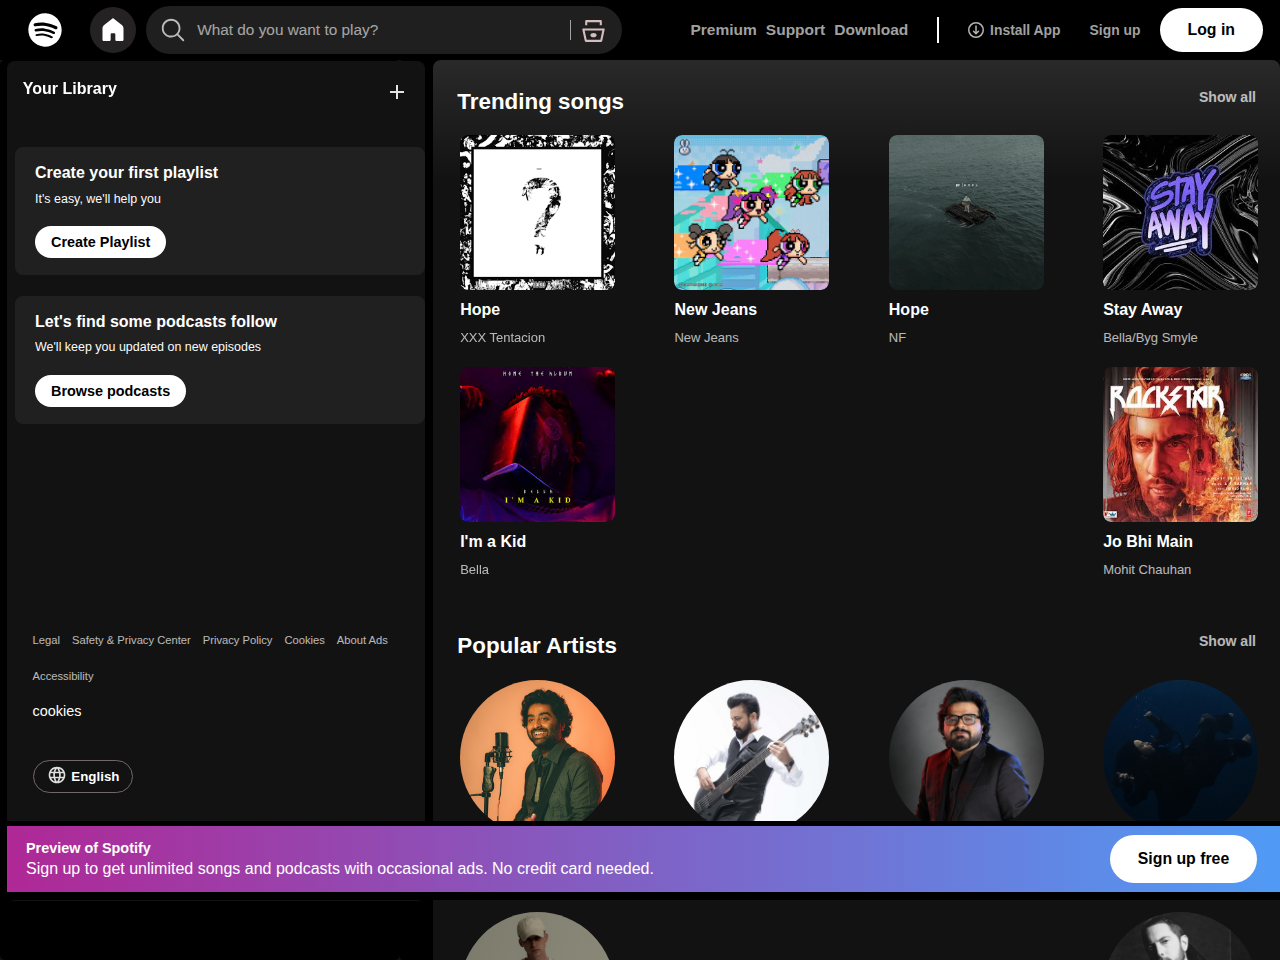
<file: index.html>
<!DOCTYPE html>
<html lang="en">

<head>
  <meta charset="UTF-8">
  <meta name="viewport" content="width=device-width, initial-scale=1.0">
  <meta name="author" content="Mahmoodul Hassan">
  <link href="https://fonts.googleapis.com/css2?family=Manrope:wght@400;600;700&display=swap" rel="stylesheet">

  <link rel="stylesheet" href="style.css">
  <link rel="stylesheet" href="header.css">
  <link rel="stylesheet" href="scrollbar.css">
  <link rel="stylesheet" href="responsive.css">
  <link rel="icon" href="./pics/Primary_Logo_Green_RGB.svg">
  <title>Spotify - Web Player: Music For Everyone</title>
</head>

<body>


  <div class="main">
    <header class="navbar">
      <nav class="navbar-content">
        <div class="left-section">
          <img src="pics/Primary_Logo_White_CMYK.svg" alt="Spotify Logo" class="logo">
          <div class="home-icon"><svg xmlns="http://www.w3.org/2000/svg" x="0px" y="0px" viewBox="0 0 48 48">
              <path
                d="M39.5,43h-9c-1.381,0-2.5-1.119-2.5-2.5v-9c0-1.105-0.895-2-2-2h-4c-1.105,0-2,0.895-2,2v9c0,1.381-1.119,2.5-2.5,2.5h-9	C7.119,43,6,41.881,6,40.5V21.413c0-2.299,1.054-4.471,2.859-5.893L23.071,4.321c0.545-0.428,1.313-0.428,1.857,0L39.142,15.52	C40.947,16.942,42,19.113,42,21.411V40.5C42,41.881,40.881,43,39.5,43z"
                fill="currentColor"></path>
            </svg><span class="tooltip">Home</span></div>
          <div class="search-bar">
            <span class="material-icon"><svg xmlns="http://www.w3.org/2000/svg" x="0px" y="0px" viewBox="0 0 30 30">
                <path
                  d="M 13 3 C 7.4889971 3 3 7.4889971 3 13 C 3 18.511003 7.4889971 23 13 23 C 15.396508 23 17.597385 22.148986 19.322266 20.736328 L 25.292969 26.707031 A 1.0001 1.0001 0 1 0 26.707031 25.292969 L 20.736328 19.322266 C 22.148986 17.597385 23 15.396508 23 13 C 23 7.4889971 18.511003 3 13 3 z M 13 5 C 17.430123 5 21 8.5698774 21 13 C 21 17.430123 17.430123 21 13 21 C 8.5698774 21 5 17.430123 5 13 C 5 8.5698774 8.5698774 5 13 5 z"
                  fill="currentColor"></path>
              </svg></span>
            <input type="text" placeholder="What do you want to play?" />
            <span class="shortcut">
              <p>Ctrl </p>
              <p>K</p>
            </span>
            <div class="divider1"></div>
            <span id="browse"> <svg data-encore-id="icon" role="img" aria-hidden="true"
                class="e-9812-icon e-9812-baseline" width="25px" height="25px" viewBox="0 0 24 24">
                <path d="M15 15.5c0 1.105-1.343 2-3 2s-3-.895-3-2 1.343-2 3-2 3 .895 3 2z" fill="currentColor"></path>
                <path
                  d="M1.513 9.37A1 1 0 0 1 2.291 9h19.418a1 1 0 0 1 .979 1.208l-2.339 11a1 1 0 0 1-.978.792H4.63a1 1 0 0 1-.978-.792l-2.339-11a1 1 0 0 1 .201-.837zM3.525 11l1.913 9h13.123l1.913-9H3.525zM4 2a1 1 0 0 1 1-1h14a1 1 0 0 1 1 1v4h-2V3H6v3H4V2z"
                  fill="currentColor"></path>
              </svg> <span class="tooltip">Browser</span></span>


          </div>
        </div>
        <div class="right-section">
          <div class="right">
            <div class="link-wrap"><a href="#">Premium</a></div>
            <div class="link-wrap"><a href="#">Support</a></div>
            <div class="link-wrap"><a href="#">Download</a></div>
          </div>
          <div class="divider"></div>

          <div class="link-wrap"><span class="download"><span class="download-icon"><svg width="24" height="24"
                  viewBox="0 0 16 16" fill="currentColor">
                  <path
                    d="M4.995 8.745a.75.75 0 0 1 1.06 0L7.25 9.939V4a.75.75 0 0 1 1.5 0v5.94l1.195-1.195a.75.75 0 1 1 1.06 1.06L8 12.811l-.528-.528a.945.945 0 0 1-.005-.005L4.995 9.805a.75.75 0 0 1 0-1.06z">
                  </path>
                  <path d="M0 8a8 8 0 1 1 16 0A8 8 0 0 1 0 8zm8-6.5a6.5 6.5 0 1 0 0 13 6.5 6.5 0 0 0 0-13z"></path>
                </svg>

              </span><a href="#">Install App</a></span></div>
          <div class="link-wrap"><a href="#">Sign up</a></div>
          <button class="login-btn">Log in</button>

        </div>
      </nav>
    </header>


    <aside class="sidebar">
      <div class="sidebar-content">
        <div class="options">
          <div>Your Library</div>
          <div><svg xmlns="http://www.w3.org/2000/svg" height="24px" viewBox="0 -960 960 960" width="24px"
              fill="#e3e3e3">
              <path d="M440-440H200v-80h240v-240h80v240h240v80H520v240h-80v-240Z" />
            </svg></div>
        </div>
        <div class="content">
          <div class="box">
            <div class="p1">Create your first playlist</div>
            <div class="p2">It's easy, we'll help you </div>
            <button class="badge">Create Playlist</button>
          </div>
          <div class="box">
            <div class="p1">Let's find some podcasts follow</div>
            <div class="p2">We'll keep you updated on new episodes </div>
            <button class="badge">Browse podcasts</button>
          </div>
        </div>
        <div class="bottom">
          <div class="texts">
            <p>Legal</p>
            <p>Safety & Privacy Center</p>
            <p>Privacy Policy</p>
            <p>Cookies</p>
            <p>About Ads</p>
            <p>Accessibility</p>
          </div>
        </div>
        <div class="link"><a href="#">cookies</a></div>
        <div class="lang">
          <button>
            <div class="globe"><svg xmlns="http://www.w3.org/2000/svg" viewBox="0 -960 960 960" fill="#e3e3e3">
                <path
                  d="M480-80q-82 0-155-31.5t-127.5-86Q143-252 111.5-325T80-480q0-83 31.5-155.5t86-127Q252-817 325-848.5T480-880q83 0 155.5 31.5t127 86q54.5 54.5 86 127T880-480q0 82-31.5 155t-86 127.5q-54.5 54.5-127 86T480-80Zm0-82q26-36 45-75t31-83H404q12 44 31 83t45 75Zm-104-16q-18-33-31.5-68.5T322-320H204q29 50 72.5 87t99.5 55Zm208 0q56-18 99.5-55t72.5-87H638q-9 38-22.5 73.5T584-178ZM170-400h136q-3-20-4.5-39.5T300-480q0-21 1.5-40.5T306-560H170q-5 20-7.5 39.5T160-480q0 21 2.5 40.5T170-400Zm216 0h188q3-20 4.5-39.5T580-480q0-21-1.5-40.5T574-560H386q-3 20-4.5 39.5T380-480q0 21 1.5 40.5T386-400Zm268 0h136q5-20 7.5-39.5T800-480q0-21-2.5-40.5T790-560H654q3 20 4.5 39.5T660-480q0 21-1.5 40.5T654-400Zm-16-240h118q-29-50-72.5-87T584-782q18 33 31.5 68.5T638-640Zm-234 0h152q-12-44-31-83t-45-75q-26 36-45 75t-31 83Zm-200 0h118q9-38 22.5-73.5T376-782q-56 18-99.5 55T204-640Z" />
              </svg></div>

            <p>English</p>
          </button>
        </div>
      </div>
    </aside>

    <main class="main-box">
      <div class="main-content">
        <div class="heading">
          <div class="top"><a class="song" href="#">Trending songs</a>
            <a class="show" href="#">Show all</a>
          </div>
        </div>
        <div class="albums">
          <div class="card">
            <div class="pic"><img src="pics/download.png" alt="">
              <div class="play"><svg xmlns="http://www.w3.org/2000/svg" height="24px" viewBox="0 -960 960 960" width="24px"
                  fill="#000000">
                  <path
                    d="M320-273v-414q0-17 12-28.5t28-11.5q5 0 10.5 1.5T381-721l326 207q9 6 13.5 15t4.5 19q0 10-4.5 19T707-446L381-239q-5 3-10.5 4.5T360-233q-16 0-28-11.5T320-273Z" />
                </svg></div>
            </div>
            <div class="title">Hope</div>
            <div class="singer">XXX Tentacion</div>

          </div>
          <div class="card">
            <div class="pic"><img src="pics/855e9a81c323ab2cb8d98b016867dbe6.jpg" alt="">
              <div class="play"><svg xmlns="http://www.w3.org/2000/svg" height="24px" viewBox="0 -960 960 960" width="24px"
                  fill="#000000">
                  <path
                    d="M320-273v-414q0-17 12-28.5t28-11.5q5 0 10.5 1.5T381-721l326 207q9 6 13.5 15t4.5 19q0 10-4.5 19T707-446L381-239q-5 3-10.5 4.5T360-233q-16 0-28-11.5T320-273Z" />
                </svg></div>
            </div>
            <div class="title">New Jeans</div>
            <div class="singer">New Jeans</div>

          </div>
          <div class="card">
            <div class="pic"><img src="pics/hope.webp" alt="">
              <div class="play"><svg xmlns="http://www.w3.org/2000/svg" height="24px" viewBox="0 -960 960 960" width="24px"
                  fill="#000000">
                  <path
                    d="M320-273v-414q0-17 12-28.5t28-11.5q5 0 10.5 1.5T381-721l326 207q9 6 13.5 15t4.5 19q0 10-4.5 19T707-446L381-239q-5 3-10.5 4.5T360-233q-16 0-28-11.5T320-273Z" />
                </svg></div>
            </div>
            <div class="title">Hope</div>
            <div class="singer">NF</div>

          </div>
          <div class="card">
            <div class="pic"><img src="pics/download.jpg" alt="">
              <div class="play"><svg xmlns="http://www.w3.org/2000/svg" height="24px" viewBox="0 -960 960 960" width="24px"
                  fill="#000000">
                  <path
                    d="M320-273v-414q0-17 12-28.5t28-11.5q5 0 10.5 1.5T381-721l326 207q9 6 13.5 15t4.5 19q0 10-4.5 19T707-446L381-239q-5 3-10.5 4.5T360-233q-16 0-28-11.5T320-273Z" />
                </svg></div>
            </div>
            <div class="title">Stay Away</div>
            <div class="singer">Bella/Byg Smyle</div>

          </div>
          <div class="card">
            <div class="pic"><img src="pics/download (2).jpg" alt="">
              <div class="play"><svg xmlns="http://www.w3.org/2000/svg" height="24px" viewBox="0 -960 960 960" width="24px"
                  fill="#000000">
                  <path
                    d="M320-273v-414q0-17 12-28.5t28-11.5q5 0 10.5 1.5T381-721l326 207q9 6 13.5 15t4.5 19q0 10-4.5 19T707-446L381-239q-5 3-10.5 4.5T360-233q-16 0-28-11.5T320-273Z" />
                </svg></div>
            </div>
            <div class="title">I'm a Kid</div>
            <div class="singer">Bella</div>

          </div>
          <div class="card">
            <div class="pic"><img src="pics/download (3).jpg" alt="">
              <div class="play"><svg xmlns="http://www.w3.org/2000/svg" height="24px" viewBox="0 -960 960 960" width="24px"
                  fill="#000000">
                  <path
                    d="M320-273v-414q0-17 12-28.5t28-11.5q5 0 10.5 1.5T381-721l326 207q9 6 13.5 15t4.5 19q0 10-4.5 19T707-446L381-239q-5 3-10.5 4.5T360-233q-16 0-28-11.5T320-273Z" />
                </svg></div>
            </div>
            <div class="title">Jo Bhi Main</div>
            <div class="singer">Mohit Chauhan</div>

          </div>
          <!-- <div class="card">
            <div class="pic"><img src="pics/download (1).jpg" alt=""><div class="play"><svg xmlns="http://www.w3.org/2000/svg" height="24px" viewBox="0 -960 960 960" width="24px" fill="#000000"><path d="M320-273v-414q0-17 12-28.5t28-11.5q5 0 10.5 1.5T381-721l326 207q9 6 13.5 15t4.5 19q0 10-4.5 19T707-446L381-239q-5 3-10.5 4.5T360-233q-16 0-28-11.5T320-273Z"/></svg></div></div>
            <div class="title">Für elise</div>
            <div class="singer">Ludwig Van Beethoven</div>

          </div> -->
        </div>
        <div class="heading">
          <div class="top"><a class="song" href="#">Popular Artists</a>
            <a class="show" href="#">Show all</a>
          </div>
        </div>
        <div class="albums">
          <div class="card">
            <div class="artist"><img src="pics/artists/ab6761610000e5eb5ba2d75eb08a2d672f9b69b7.jpg" alt="">
              <div class="play"><svg xmlns="http://www.w3.org/2000/svg" height="24px" viewBox="0 -960 960 960" width="24px"
                  fill="#000000">
                  <path
                    d="M320-273v-414q0-17 12-28.5t28-11.5q5 0 10.5 1.5T381-721l326 207q9 6 13.5 15t4.5 19q0 10-4.5 19T707-446L381-239q-5 3-10.5 4.5T360-233q-16 0-28-11.5T320-273Z" />
                </svg></div>
            </div>
            <div class="title">Arijit Singh</div>
            <div class="singer">Artist</div>
          </div>
          <div class="card">
            <div class="artist"><img src="pics/artists/ab6761610000e5ebc40600e02356cc86f0debe84.jpg" alt="">
              <div class="play"><svg xmlns="http://www.w3.org/2000/svg" height="24px" viewBox="0 -960 960 960" width="24px"
                  fill="#000000">
                  <path
                    d="M320-273v-414q0-17 12-28.5t28-11.5q5 0 10.5 1.5T381-721l326 207q9 6 13.5 15t4.5 19q0 10-4.5 19T707-446L381-239q-5 3-10.5 4.5T360-233q-16 0-28-11.5T320-273Z" />
                </svg></div>
            </div>
            <div class="title">Atif Aslam</div>
            <div class="singer">Artist</div>
          </div>
          <div class="card">
            <div class="artist"><img src="pics/artists/ab6761610000e5ebcb6926f44f620555ba444fca.jpg" alt="">
              <div class="play"><svg xmlns="http://www.w3.org/2000/svg" height="24px" viewBox="0 -960 960 960" width="24px"
                  fill="#000000">
                  <path
                    d="M320-273v-414q0-17 12-28.5t28-11.5q5 0 10.5 1.5T381-721l326 207q9 6 13.5 15t4.5 19q0 10-4.5 19T707-446L381-239q-5 3-10.5 4.5T360-233q-16 0-28-11.5T320-273Z" />
                </svg></div>
            </div>
            <div class="title">Pritam</div>
            <div class="singer">Artist</div>
          </div>
          <div class="card">
            <div class="artist"><img src="pics/artists/ab6761610000e5eb4a21b4760d2ecb7b0dcdc8da.jpg" alt="">
              <div class="play"><svg xmlns="http://www.w3.org/2000/svg" height="24px" viewBox="0 -960 960 960" width="24px"
                  fill="#000000">
                  <path
                    d="M320-273v-414q0-17 12-28.5t28-11.5q5 0 10.5 1.5T381-721l326 207q9 6 13.5 15t4.5 19q0 10-4.5 19T707-446L381-239q-5 3-10.5 4.5T360-233q-16 0-28-11.5T320-273Z" />
                </svg></div>
            </div>
            <div class="title">Billie Eilish</div>
            <div class="singer">Artist</div>
          </div>
          <div class="card">
            <div class="artist"><img src="pics/artists/NF.jpg" alt="">
              <div class="play"><svg xmlns="http://www.w3.org/2000/svg" height="24px" viewBox="0 -960 960 960" width="24px"
                  fill="#000000">
                  <path
                    d="M320-273v-414q0-17 12-28.5t28-11.5q5 0 10.5 1.5T381-721l326 207q9 6 13.5 15t4.5 19q0 10-4.5 19T707-446L381-239q-5 3-10.5 4.5T360-233q-16 0-28-11.5T320-273Z" />
                </svg></div>
            </div>
            <div class="title">NF</div>
            <div class="singer">Artist</div>
          </div>
          <div class="card">
            <div class="artist"><img src="pics/artists/eminem.jpg" alt="">
              <div class="play"><svg xmlns="http://www.w3.org/2000/svg" height="24px" viewBox="0 -960 960 960" width="24px"
                  fill="#000000">
                  <path
                    d="M320-273v-414q0-17 12-28.5t28-11.5q5 0 10.5 1.5T381-721l326 207q9 6 13.5 15t4.5 19q0 10-4.5 19T707-446L381-239q-5 3-10.5 4.5T360-233q-16 0-28-11.5T320-273Z" />
                </svg></div>
            </div>
            <div class="title">Eminem</div>
            <div class="singer">Artist</div>
          </div>
        </div>
        <div class="heading">
          <div class="top"><a class="song" href="#">Popular albums and singles</a>
            <a class="show" href="#">Show all</a>
          </div>
        </div>
        <div class="albums">
          <div class="card">
            <div class="pic"><img src="pics/artists/billie.jpg" alt="">
              <div class="play"><svg xmlns="http://www.w3.org/2000/svg" height="24px" viewBox="0 -960 960 960" width="24px"
                  fill="#000000">
                  <path
                    d="M320-273v-414q0-17 12-28.5t28-11.5q5 0 10.5 1.5T381-721l326 207q9 6 13.5 15t4.5 19q0 10-4.5 19T707-446L381-239q-5 3-10.5 4.5T360-233q-16 0-28-11.5T320-273Z" />
                </svg></div>
            </div>
            <div class="title">HAPPIER THAN EVER</div>
            <div class="singer">2021 &#x2022 Billie Eilish</div>

          </div>
          <div class="card">
            <div class="pic"><img src="pics/album/Wrld_on_Drugs.jpg" alt="">
              <div class="play"><svg xmlns="http://www.w3.org/2000/svg" height="24px" viewBox="0 -960 960 960" width="24px"
                  fill="#000000">
                  <path
                    d="M320-273v-414q0-17 12-28.5t28-11.5q5 0 10.5 1.5T381-721l326 207q9 6 13.5 15t4.5 19q0 10-4.5 19T707-446L381-239q-5 3-10.5 4.5T360-233q-16 0-28-11.5T320-273Z" />
                </svg></div>
            </div>
            <div class="title">Future & Juice Wrld Present... Wrld on Drugs</div>
            <div class="singer">2018 &#x2022 Future, Juice WRLD</div>

          </div>
          <div class="card">
            <div class="pic"><img src="pics/album/ab67616d0000b273fe8fbfb90a20a9c725714709.jpg" alt="">
              <div class="play"><svg xmlns="http://www.w3.org/2000/svg" height="24px" viewBox="0 -960 960 960" width="24px"
                  fill="#000000">
                  <path
                    d="M320-273v-414q0-17 12-28.5t28-11.5q5 0 10.5 1.5T381-721l326 207q9 6 13.5 15t4.5 19q0 10-4.5 19T707-446L381-239q-5 3-10.5 4.5T360-233q-16 0-28-11.5T320-273Z" />
                </svg></div>
            </div>
            <div class="title">Stranger Things: Soundtrack from the Netflix Series</div>
            <div class="singer">2019 &#x2022 Various Artists</div>

          </div>
          <div class="card">
            <div class="pic"><img src="pics/album/nf.jpg" alt="">
              <div class="play"><svg xmlns="http://www.w3.org/2000/svg" height="24px" viewBox="0 -960 960 960" width="24px"
                  fill="#000000">
                  <path
                    d="M320-273v-414q0-17 12-28.5t28-11.5q5 0 10.5 1.5T381-721l326 207q9 6 13.5 15t4.5 19q0 10-4.5 19T707-446L381-239q-5 3-10.5 4.5T360-233q-16 0-28-11.5T320-273Z" />
                </svg></div>
            </div>
            <div class="title">Therapy Session</div>
            <div class="singer">2016 &#x2022 NF</div>

          </div>
          <div class="card">
            <div class="pic"><img src="pics/album/ab67616d0000b273ddf3221471665f72fbce4d41.jpg" alt="">
              <div class="play"><svg xmlns="http://www.w3.org/2000/svg" height="24px" viewBox="0 -960 960 960" width="24px"
                  fill="#000000">
                  <path
                    d="M320-273v-414q0-17 12-28.5t28-11.5q5 0 10.5 1.5T381-721l326 207q9 6 13.5 15t4.5 19q0 10-4.5 19T707-446L381-239q-5 3-10.5 4.5T360-233q-16 0-28-11.5T320-273Z" />
                </svg></div>
            </div>
            <div class="title">Dark: Cycle 1 (Original Music From The Netflix Series) </div>
            <div class="singer">Ben Frost</div>

          </div>
          <div class="card">
            <div class="pic"><img src="pics/album/ab67616d0000b27352fe6875028c892308ffc2f7.jpg" alt="">
              <div class="play"><svg xmlns="http://www.w3.org/2000/svg" height="24px" viewBox="0 -960 960 960" width="24px"
                  fill="#000000">
                  <path
                    d="M320-273v-414q0-17 12-28.5t28-11.5q5 0 10.5 1.5T381-721l326 207q9 6 13.5 15t4.5 19q0 10-4.5 19T707-446L381-239q-5 3-10.5 4.5T360-233q-16 0-28-11.5T320-273Z" />
                </svg></div>
            </div>
            <div class="title">Jab We Met</div>
            <div class="singer">Pritam, Irshad Kamil, Sandesh Shandilya</div>

          </div>
        </div>
        <div class="heading">
          <div class="top"><a class="song" href="#">Trending charts</a>

          </div>
        </div>
        <div class="albums">
          <div class="card">
            <div class="pic"><img src="pics/New folder/region_global_default.jpg" alt="">
              <div class="play"><svg xmlns="http://www.w3.org/2000/svg" height="24px" viewBox="0 -960 960 960" width="24px"
                  fill="#000000">
                  <path
                    d="M320-273v-414q0-17 12-28.5t28-11.5q5 0 10.5 1.5T381-721l326 207q9 6 13.5 15t4.5 19q0 10-4.5 19T707-446L381-239q-5 3-10.5 4.5T360-233q-16 0-28-11.5T320-273Z" />
                </svg></div>
            </div>

            <div class="singer">Your weekly update of the most played tracks right now - Global.</div>
          </div>
          <div class="card">
            <div class="pic"><img src="pics/New folder/region_in_default (2).jpg" alt="">
              <div class="play"><svg xmlns="http://www.w3.org/2000/svg" height="24px" viewBox="0 -960 960 960" width="24px"
                  fill="#000000">
                  <path
                    d="M320-273v-414q0-17 12-28.5t28-11.5q5 0 10.5 1.5T381-721l326 207q9 6 13.5 15t4.5 19q0 10-4.5 19T707-446L381-239q-5 3-10.5 4.5T360-233q-16 0-28-11.5T320-273Z" />
                </svg></div>
            </div>
            <div class="singer">Your weekly update of the most played tracks right now - India.</div>
          </div>

          <div class="card">
            <div class="pic"><img src="pics/New folder/download.jpg" alt="">
              <div class="play"><svg xmlns="http://www.w3.org/2000/svg" height="24px" viewBox="0 -960 960 960" width="24px"
                  fill="#000000">
                  <path
                    d="M320-273v-414q0-17 12-28.5t28-11.5q5 0 10.5 1.5T381-721l326 207q9 6 13.5 15t4.5 19q0 10-4.5 19T707-446L381-239q-5 3-10.5 4.5T360-233q-16 0-28-11.5T320-273Z" />
                </svg></div>
            </div>
            <div class="singer">Your daily update of the most played tracks right now - Global.</div>

          </div>

          <div class="card">
            <div class="pic"><img src="pics/New folder/region_in_default (1).jpg" alt="">
              <div class="play"><svg xmlns="http://www.w3.org/2000/svg" height="24px" viewBox="0 -960 960 960" width="24px"
                  fill="#000000">
                  <path
                    d="M320-273v-414q0-17 12-28.5t28-11.5q5 0 10.5 1.5T381-721l326 207q9 6 13.5 15t4.5 19q0 10-4.5 19T707-446L381-239q-5 3-10.5 4.5T360-233q-16 0-28-11.5T320-273Z" />
                </svg></div>
            </div>

            <div class="singer">Your daily update of the most played tracks right now - India.</div>

          </div>
          <div class="card">
            <div class="pic"><img src="pics/New folder/region_global_default (1).jpg" alt="">
              <div class="play"><svg xmlns="http://www.w3.org/2000/svg" height="24px" viewBox="0 -960 960 960" width="24px"
                  fill="#000000">
                  <path
                    d="M320-273v-414q0-17 12-28.5t28-11.5q5 0 10.5 1.5T381-721l326 207q9 6 13.5 15t4.5 19q0 10-4.5 19T707-446L381-239q-5 3-10.5 4.5T360-233q-16 0-28-11.5T320-273Z" />
                </svg></div>
            </div>
            <div class="singer">Your weekly update of the most viral tracks right now - Global.</div>
          </div>

          <div class="card">
            <div class="pic"><img src="pics/New folder/region_in_default.jpg" alt="">
              <div class="play"><svg xmlns="http://www.w3.org/2000/svg" height="24px" viewBox="0 -960 960 960" width="24px"
                  fill="#000000">
                  <path
                    d="M320-273v-414q0-17 12-28.5t28-11.5q5 0 10.5 1.5T381-721l326 207q9 6 13.5 15t4.5 19q0 10-4.5 19T707-446L381-239q-5 3-10.5 4.5T360-233q-16 0-28-11.5T320-273Z" />
                </svg></div>
            </div>

            <div class="singer">Your weekly update of the most viral tracks right now - India.</div>

          </div>
        </div>

        <div class="bottom">
          <div class="bottom-texts">
            <div class="bottom-text">
              <p>Company</p>
              <a href="#">About</a>
              <a href="#">Jobs</a>
              <a href="#">For the Record</a>
            </div>
            <div class="bottom-text">
              <p>Communities</p>
              <a href="#"> For Artists</a>
              <a href="#">Developers</a>
              <a href="#">Advertising</a>
              <a href="#">Investors</a><a href="#">Vendors</a>
            </div>
            <div class="bottom-text">
              <p>Useful links</p>
              <a href="#">Support</a>
              <a href="#">Free Mobile App</a>
            </div>
            <div class="bottom-text">
              <p>Spotify Plans</p>
              <a href="#"> Premium Individual</a>
              <a href="#">Premium Duo</a>
              <a href="#">AdvPremium Family</a>
              <a href="#">Premium Student</a><a href="#">Spotify Free</a>
            </div>
          </div>

          <div class="logo-container">

          </div>
          <div class="logo-icon"> <svg xmlns="http://www.w3.org/2000/svg" x="0px" y="0px" viewBox="0,0,256,256">
              <g fill="#ffffff" fill-rule="nonzero" font-family="none" font-weight="none" font-size="none"
                text-anchor="none">
                <g transform="scale(10.66667,10.66667)">
                  <path
                    d="M8,3c-2.757,0 -5,2.243 -5,5v8c0,2.757 2.243,5 5,5h8c2.757,0 5,-2.243 5,-5v-8c0,-2.757 -2.243,-5 -5,-5zM8,5h8c1.654,0 3,1.346 3,3v8c0,1.654 -1.346,3 -3,3h-8c-1.654,0 -3,-1.346 -3,-3v-8c0,-1.654 1.346,-3 3,-3zM17,6c-0.55228,0 -1,0.44772 -1,1c0,0.55228 0.44772,1 1,1c0.55228,0 1,-0.44772 1,-1c0,-0.55228 -0.44772,-1 -1,-1zM12,7c-2.757,0 -5,2.243 -5,5c0,2.757 2.243,5 5,5c2.757,0 5,-2.243 5,-5c0,-2.757 -2.243,-5 -5,-5zM12,9c1.654,0 3,1.346 3,3c0,1.654 -1.346,3 -3,3c-1.654,0 -3,-1.346 -3,-3c0,-1.654 1.346,-3 3,-3z">
                  </path>
                </g>
              </g>
            </svg></div>
          <div class="logo-icon"><svg xmlns="http://www.w3.org/2000/svg" x="0px" y="0px" viewBox="0,0,256,256">
              <g fill="#ffffff" fill-rule="nonzero" font-family="none" font-weight="none" font-size="none"
                text-anchor="none" style="mix-blend-mode: normal">
                <g transform="scale(8.53333,8.53333)">
                  <path
                    d="M28,6.937c-0.957,0.425 -1.985,0.711 -3.064,0.84c1.102,-0.66 1.947,-1.705 2.345,-2.951c-1.03,0.611 -2.172,1.055 -3.388,1.295c-0.973,-1.037 -2.359,-1.685 -3.893,-1.685c-2.946,0 -5.334,2.389 -5.334,5.334c0,0.418 0.048,0.826 0.138,1.215c-4.433,-0.222 -8.363,-2.346 -10.995,-5.574c-0.458,0.788 -0.721,1.704 -0.721,2.683c0,1.85 0.941,3.483 2.372,4.439c-0.874,-0.028 -1.697,-0.268 -2.416,-0.667c0,0.023 0,0.044 0,0.067c0,2.585 1.838,4.741 4.279,5.23c-0.447,0.122 -0.919,0.187 -1.406,0.187c-0.343,0 -0.678,-0.034 -1.003,-0.095c0.679,2.119 2.649,3.662 4.983,3.705c-1.825,1.431 -4.125,2.284 -6.625,2.284c-0.43,0 -0.855,-0.025 -1.273,-0.075c2.361,1.513 5.164,2.396 8.177,2.396c9.812,0 15.176,-8.128 15.176,-15.177c0,-0.231 -0.005,-0.461 -0.015,-0.69c1.043,-0.753 1.948,-1.692 2.663,-2.761z">
                  </path>
                </g>
              </g>
            </svg></div>
          <div class="logo-icon"> <svg xmlns="http://www.w3.org/2000/svg" x="0px" y="0px" viewBox="0,0,256,256">
              <g fill="#ffffff" fill-rule="nonzero" stroke="none" stroke-width="1" stroke-linecap="butt"
                stroke-linejoin="miter" stroke-miterlimit="10" stroke-dasharray="" stroke-dashoffset="0"
                font-family="none" font-weight="none" font-size="none" text-anchor="none"
                style="mix-blend-mode: normal">
                <g transform="scale(8.53333,8.53333)">
                  <path
                    d="M15,3c-6.627,0 -12,5.373 -12,12c0,6.016 4.432,10.984 10.206,11.852v-8.672h-2.969v-3.154h2.969v-2.099c0,-3.475 1.693,-5 4.581,-5c1.383,0 2.115,0.103 2.461,0.149v2.753h-1.97c-1.226,0 -1.654,1.163 -1.654,2.473v1.724h3.593l-0.487,3.154h-3.106v8.697c5.857,-0.794 10.376,-5.802 10.376,-11.877c0,-6.627 -5.373,-12 -12,-12z">
                  </path>
                </g>
              </g>
            </svg></div>


        </div>

        <div class="end">
          <hr class="line">
          <div>© 2025 Spotify AB</div>
        </div>
      </div>
    </main>
    <footer class="footer"><div class="spotify-preview-banner">

      <div class="para">
        <div id="upper">Preview of Spotify</div>
        <div id="lower">Sign up to get unlimited songs and podcasts with occasional ads. No credit card needed.</div>
      </div>
      <div class="sign-up"><button>Sign up free</button></div>
    </div></footer>
    
  </div>
</body>

</html>
</file>
<file: style.css>
body {
  margin: 0;
  padding: 0;
  font-family: 'Arial', sans-serif;
  background-color: #121212;
  color: white;
  overflow: hidden;
  height:100%;
  

}

.main {
  display: flex;
  height: 100vh;
  padding-top: 3.75rem;
  overflow: hidden;

}

.sidebar {
  width: 25rem;
  background-color: black;
  border-radius: 0.3125rem;
  height:100vh;
  overflow-y: hidden;
}

.sidebar-content {
  margin-top: 0.05rem;
  border-radius: 0.5rem;
  position: fixed;
  width:26.125rem;
  height: calc(100vh - 3.75rem);
  background-color: #121212;
  margin-right: 0.25rem;
  margin-left: 0.4375rem;

}

.options {
  display: flex;
  height: 3rem;
  position: sticky;
  top: 0;
  font-weight: 700;
  padding: 1.2rem 0.99rem;
  color: white;
  justify-content: space-between;
}

.content {
  align-items: center;
  justify-content: center;
  height: calc(100vh - 28.75rem);
  background-color: #121212;
  color: white;
  overflow-y: auto;
}

.box {
  background-color: #212020;
  height: 6.5rem;
  
  margin: 0rem 0rem 1.3rem 0;
  border-radius: 0.5rem;
  padding: 0.75rem 1.25rem;
  margin-left:0.5rem;
}

.p1 {
  margin-top: 0.3rem;
  font-size: 1rem;
  font-weight: 700;
  padding-bottom: 0.6rem;
}

.p2 {
  font-size: 0.78rem;
  opacity: 0.99;
  padding-bottom: 0.79rem;
}

.badge {
  font-size: 0.9rem;
  background-color: white;
  border-radius: 6.25rem;
  border: none;
  padding: 0.5rem 1rem;
  margin-top: 0.5rem;
  font-weight: 700;
  transition: background-color 0.5s ease;

}
.badge:hover{
  background-color: #e0e0e0;
   transform:scale(1.05);
}
.bottom {
  display: flex;
  height: 3.75rem;
  width: 100%;
  position: sticky;
  margin-top: 2.4rem;
  width: 21.875rem;
  padding: 0.5rem 1.6rem;
  color: white;

}

.texts {
  display: flex;
  flex-wrap: wrap;
  gap: 0.75rem;
  font-size: 0.7rem;
  padding-right: 2rem;
  
}

.texts p {
  margin: 0;
  cursor: pointer;
  opacity: 0.7;
}
.link a {
  text-decoration: none;
  color: white;
  font-size: 0.9rem;
  padding: 0.5rem 1.6rem;
}
.link a:hover {
  text-decoration: underline;
  opacity: 1;
}
.lang {
  display: flex;
  width: 4.375rem;
 height:0.9375rem;
 
  justify-content: center;
  align-items: center;
  border-radius: 6.25rem;
  border: solid 0.0625rem rgb(114, 103, 103);

  padding: 0.5rem 0.9rem;

  margin-top: 2.5rem;
  margin-left: 1.6rem;
 
}

.globe svg{
  width: 1.25rem;
  height: 1.25rem;
  opacity: 0.98;
}

.lang button {
  display: flex;
  align-items: center;
  gap: 0.3rem;
  background: transparent;
  color: white;
  border-radius: 6.25rem;
  border: none;
  font-weight: 700;
  transition: background-color 0.5s ease;
}
.lang:hover {
  border: 0.03125rem solid rgba(255, 255, 255, 0.884);
  transform:scale(1.03);
  background-color: #181818d5;
}

.main-box {
  background-color: black;
  flex: 1;
  border-radius: 0.1875rem;
  overflow-y: auto;
  overflow-x: hidden;
  
}
.main-content{
  border-radius: 0.5rem;

 
  background:linear-gradient(to bottom, rgba(255, 255, 255, 0.160)0.125rem, #121212 7.5rem );

 
  margin-left: 2.083125rem;
}
.heading{
  display: flex;
}
.top{
display: flex;
  height: 1.25rem;
  font-weight: 700;
  width:100%;
  padding: 0.99rem 1.5rem;
  color: white;
  justify-content: space-between;
  margin-top:0.8rem;
  
}
.top a{
  text-decoration: none;
}
.song{
  font-size: 1.4rem;
  font-weight: 799;
  opacity: 1;
  color: white;
}
.show{
  color: white;
  font-size: 0.88rem;
  opacity: 0.7;
}
.top a:hover{
text-decoration: underline;
  opacity: 1;
}
.albums{
 display: flex;
 margin:0.99rem;
 margin-top:0rem;
 flex-wrap: wrap;
 justify-content: space-between;

}
.card {
  display: flex;
  border-radius: 0.5rem;
  padding: 0.6875rem;
  gap:0.4375rem;
  flex-direction: column;
  width: 9.375rem;
  cursor: pointer;
}

.pic {
  position: relative; 
  width: 9.6875rem;
  height: 9.6875rem;
  border-radius: 0.5rem;
  overflow: hidden; 
}

.pic img {
  width: 100%;
  height: 100%;
  object-fit: cover;
  border-radius: 0.5rem;
}
 .artist{
   position: relative; 
   width: 9.6875rem;
   height: 9.6875rem;
   
   overflow: hidden; 
 }
 
 .artist img {
   width: 100%;
   height: 100%;
   object-fit: cover;
   border-radius: 50%;
 }
 
.play {
  position: absolute;
  bottom: 0.3125rem;
  right: 0.3125rem;
  opacity: 0;
  transition: opacity 0.3s ease;
}
.play svg{
  width: 2.125rem;
  height: 2.125rem;
  padding: 0.4rem;
  background-color: #1ed760;
  border-radius: 50%;
}

.card:hover{
  background-color: #232323;
}
.card:hover .play {
  opacity: 1;
}
.play svg:hover {
  background-color: #2dec70;
  transform: scale(1.04);
  transition: transform 0.2s ease;
}


.title{
  font-weight:700;
  padding-top:0.25rem;
  padding-bottom:0.25rem;
  font-size: medium;
}
.singer{
  opacity:0.7;
  font-size: small;

}
.bottom{
  display: flex;
  
  width:99%;
  
}
.bottom-texts{
   display: flex;
  justify-content: space-between;
  width:70%;
  margin-right:7.5rem;
 
}
.bottom-text{
  margin:0.9rem;
  display: flex;
  flex-direction: column;}
.bottom-text p{
font-weight: 700;
}
.bottom-text a{
  text-decoration: none;
  color: white;
  opacity: 0.7;
}
a{
  margin-bottom: 0.625rem;
}
.bottom a:hover{
  text-decoration: underline;
    opacity: 1;
  }
  .logo-container{
    display: flex;
  }
  .logo-icon{
    width: 1.375rem;
    height: 1.375rem;
    color: #fff;
    padding:0.6rem;
    margin-top:1rem;
    border-radius: 50%;
    background-color: #242222;
    cursor: pointer;
    margin-left:1.0625rem;
  }
  .line{
    border: none;
    height: 0.0125rem;
    width:64.4375rem;
    background-color: #eee7e7; 
    opacity: 0.2;
  }
  
  .end{
    margin-top:10.625rem;
    
  }
  .end div{
    margin-top: 2.5rem;
    padding: 0.5rem 1.5rem;
    color: white;
    opacity: 0.7;
    padding-bottom: 15.75rem;
    
  }
  
 

.footer {
  background-color: black;
  position: fixed;
  bottom: 0;
  width: 100%;
  z-index: 1000;
  padding-top:0.3125rem;
  height: 4.625rem;
}

.spotify-preview-banner {
  background: linear-gradient(90deg, #af2896, #509bf5);

  display: flex;
  justify-content: space-between;
  align-items: center;
  padding: 0.5625rem 1.5rem;
  width:95.8%;
  margin-left: 0.4375rem;
  flex-wrap: wrap;
}

.para {
  margin-left:-0.3125rem;
  display: flex;
  flex-direction: column;
  gap: 0.25rem;
}

#upper {
  font-weight: 700;
  font-size: 0.9rem;
}


.spotify-preview-banner button {
  background-color: #fff;
  color: black;
  border: none;
  padding: 0.9375rem 1.75rem;
  border-radius: 1.5625rem;
  font-size: 0.99rem;
  font-weight: 700;
  cursor: pointer;
  transition: background-color 0.3s ease, transform 0.2s ease;
}

.spotify-preview-banner button:hover {
  background-color: #e0e0e0;
  transform: scale(1.05);
}

@media (max-width: 37.5rem) {
  .spotify-preview-banner {
    flex-direction: column;
    align-items: flex-start;
    gap: 0.75rem;
  }
}
</file>
<file: header.css>
.tooltip {
  position: absolute;
  bottom: -1.5rem; 
  left: 50%;
  transform: translateX(-50%);
  background-color: #333;
  color: #fff;
  padding: 0.25rem 0.5rem;
  border-radius: 0.25rem;
  font-size: 0.85rem;
  font-weight: 700;
  opacity: 0;
  visibility: hidden;
  transition: opacity 0.3s, visibility 0.3s;
}
.home-icon .tooltip{
  bottom: -1.9rem; 
}
.home-icon:hover .tooltip,
#browse:hover .tooltip,
.logo-icon:hover .tooltip {
  opacity: 1;
  visibility: visible;
}

/* Tooltip container positioning for icons */
.home-icon, #browse, .logo-icon {
  position: relative;
}


.navbar {
  position: fixed;
  top: 0;
  display: flex;
  width: 100%;
  height: 3.75rem;
  background-color: #000;
  z-index: 100;
}

.navbar-content {
  width: 100%;
  display: flex;
  justify-content: space-between;
  align-items: center;
  padding: 0.75rem 1.5rem;
}

.left-section {
  display: flex;
  align-items: center;
  gap: 1.25rem;
}

.logo {
  width: 2.25rem;
  height: 2.25rem;
  margin-left: 0.2rem;
  margin-right: 0.4375rem;
  cursor: pointer;
}

.home-icon {
  width: 1.75rem;
  height: 1.75rem;
  color: #fff;
  padding: 0.5625rem;
  margin-right: -0.625rem;
  border-radius: 50%;
  background-color: #242222;
  cursor: pointer;
  transition: background-color 0.5s ease;
}

.home-icon:hover {
  background-color: #343232;
  transform: scale(1.05);
}

.search-bar {
  display: flex;
  align-items: center;
  background-color: #1f1f1f;
  padding: 0.375rem 0.75rem;
  border-radius: 1.5625rem;
  width: 28.125rem;
  height: 2.125rem;
  cursor: text;
  position: relative;
  border: 1px solid transparent;
 
}

.material-icon {
  color: #fff;
  width: 1.75rem;
  height: 1.75rem;
  opacity: 0.7;
  cursor: pointer;
}

.search-bar input {
  border: none;
  background: transparent;
  color: #fff;
  margin-left: 0.5rem;
  flex: 1;
  font-weight: 550;
  font-size: 0.875rem;
  outline: none;
}

.shortcut {
  position: absolute;
  left: 15rem;
  pointer-events: none;
  display: none;
}
input::placeholder{
  color: #fff;
  font-weight: 500;
  font-size:medium;
  font-size:0.96rem;
  opacity: 0.6;
}
.search-bar:hover:has(input:placeholder-shown) .shortcut {
  display: flex;
  color: #b3b3b3;
  font-size: 1rem;
  gap: 0.3125rem;
}

.search-bar:hover:has(input:placeholder-shown) .shortcut p {
  padding: 0.1875rem 0.3125rem;
  border: 0.0625rem solid #ffffff22;
  border-radius: 0.25rem;
}

.search-bar:hover {
  border: 1px solid #ffffff22 ;
  background-color: #353333c9;
}

.search-bar:hover .material-icon {
  opacity: 1;
}

.search-bar:focus-within {
  border: 0.125rem solid #ffffffe1;
}

.search-bar:focus-within .material-icon {
  opacity: 1;
}

#browse {
  width: 1.4375rem;
  height: 1.4375rem;
  color: rgba(218, 194, 194, 0.977);
  padding: 0.6875rem;
  margin-right: -0.375rem;
  cursor: pointer;
}

#browse svg:hover {
  color: white;
  transform: scale(1.05);
  transition: color 0.5s ease;
}

.right {
  display: flex;
  gap: 0.5625rem;
}

.right .link-wrap a {
  font-size: 0.96875rem;
}

.right-section {
  display: flex;
  align-items: center;
  gap: 1.8125rem;
}

.link-wrap a {
  color: #b3b3b3;
  text-decoration: none;
  font-size: 0.86875rem;
  font-weight: 600;
  opacity: 0.9;
  transition: transform 0.3s sec;
}

.link-wrap:hover {
  transform: scale(1.05);
}

.right-section a:hover {
  color: #fff;
  opacity: 1;
}

.divider1 {
  width: 0.00625rem;
  height: 1.25rem;
  visibility: 0.1;
  background-color: #ece2e2a8;
}

.divider {
  width: 0.1125rem;
  height: 1.625rem;
  background-color: white;
}

.download {
  display: flex;
  justify-content: center;
  align-items: center;
  gap: 0.25rem;
}

.download a {
  margin-top: 0.6rem;
}

.download-icon svg {
  opacity: 0.7;
  width: 1rem;
  margin-right: 0.125rem;
  margin-top: 0.2rem;
}

.download-icon svg,
.download a {
  transition: color 0.3s ease, opacity 0.3s ease;
}

.download:hover {
  transform: scale(1.05);
}

.download:hover .download-icon svg {
  opacity: 1;
  color: #fff;
}

.download:hover a {
  opacity: 1;
  color: #fff;
}

.login-btn {
  background-color: #fff;
  color: black;
  border: none;
  padding: 0.8125rem 1.75rem;
  border-radius: 1.5625rem;
  margin-right: -0.4375rem;
  margin-left: -0.625rem;
  cursor: pointer;
  font-size: .99rem;
  font-weight: 780;
  transition: background-color 0.5s ease;
}

.login-btn:hover {
  background-color: #e0e0e0;
  transform: scale(1.05);
}
</file>
<file: scrollbar.css>
::-webkit-scrollbar {
  width: 10px;
}

::-webkit-scrollbar-track {
  background: transparent;
}

::-webkit-scrollbar-thumb {
  background-color: rgba(255, 255, 255, 0.2);
  border-radius: 0px;
}

::-webkit-scrollbar-thumb:hover {
  background-color: rgba(255, 255, 255, 0.3);
}
</file>
<file: responsive.css>
@media (max-width: 1024px) {
    .search-bar {
      width: 100%;
      max-width: 320px;
    }
  
    .card {
      width: 100px;
    }
  
    .pic,
    .artist {
      width: 140px;
      height: 100px;
    }
  }
  
  
  @media (max-width: 900px) {
    .main {
      flex-direction: column;
      align-items: center;
    }
  
    .sidebar {
      display: none;
    }
  
    .main-box {
      width: 100%;
    }
  
    .search-bar {
      width: 100%;
      max-width: 280px;
      height: auto;
      padding: 6px 10px;
    }
  
    .shortcut {
      display: none !important;
    }
  
    .albums {
      justify-content: center;
      gap: 1rem;
    }
  
    .card {
      width: 130px;
    }
  
    .pic,
    .artist {
      width: 130px;
      height: 130px;
    }
  }
  
 
  @media (max-width: 600px) {
    .navbar-content {
      flex-direction: column;
      align-items: flex-start;
      gap: 10px;
    }
  
    .right-section {
      flex-wrap: wrap;
      justify-content: flex-start;
      gap: 10px;
    }
  
    .top {
      flex-direction: column;
      align-items: flex-start;
    }
  
    .bottom-texts {
      flex-direction: column;
      width: 100%;
      margin-right: 0;
    }
  
    .spotify-preview-banner {
      padding: 12px;
      flex-direction: column;
      align-items: flex-start;
      gap: 10px;
      width: 100%;
      margin: 0;
    }
  
    .footer {
      height: auto;
      padding: 10px;
    }
  
    .line {
      width: 100%;
    }
  }
</file>
